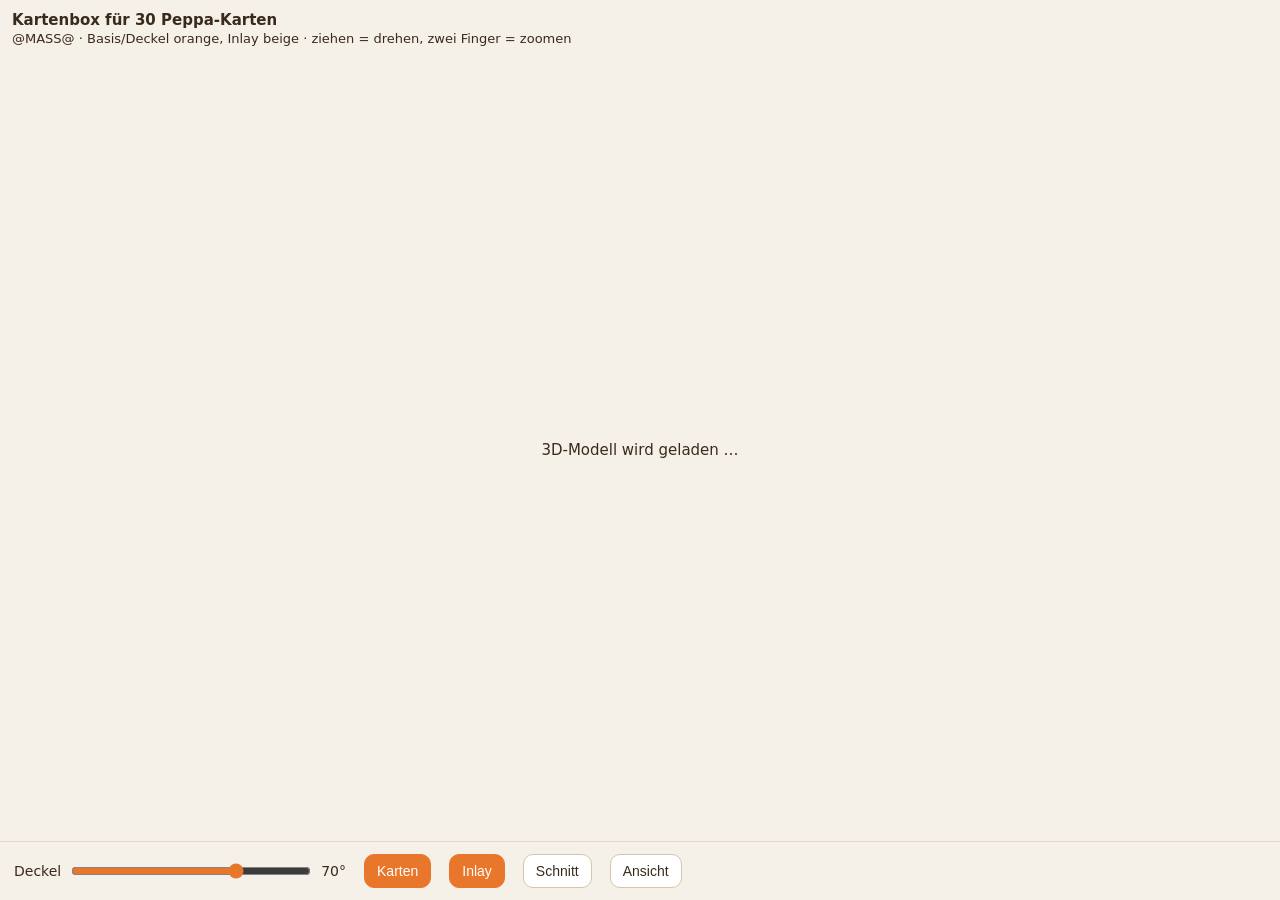
<file: kartenbox/viewer_template.html>
<!DOCTYPE html>
<html lang="de">
<head>
<meta charset="utf-8">
<meta name="viewport" content="width=device-width,initial-scale=1">
<title>Peppa Box Kartenbox 3D</title>
<style>
  html,body{margin:0;height:100%;background:#f5f0e8;font-family:system-ui,-apple-system,"Segoe UI",sans-serif;color:#3b2a1c;overflow:hidden}
  #c{position:fixed;inset:0;width:100%;height:100%;touch-action:none}
  #top{position:fixed;top:10px;left:12px;right:12px;font-size:13px;line-height:1.35;pointer-events:none}
  #top b{font-size:15px}
  #ui{position:fixed;left:0;right:0;bottom:0;padding:12px 14px calc(12px + env(safe-area-inset-bottom));background:rgba(245,240,232,.94);
      display:flex;flex-wrap:wrap;gap:10px 18px;align-items:center;font-size:14px;border-top:1px solid #e3d8c6}
  label{display:flex;gap:8px;align-items:center}
  input[type=range]{width:min(52vw,240px);accent-color:#e9772b}
  button{padding:8px 12px;border-radius:10px;border:1px solid #d6c4a8;background:#fff;color:#3b2a1c;font-size:14px}
  button.on{background:#e9772b;color:#fff;border-color:#e9772b}
  #load{position:fixed;inset:0;display:flex;align-items:center;justify-content:center;font-size:15px}
</style>
</head>
<body>
<canvas id="c"></canvas>
<div id="top"><b>Kartenbox für 30 Peppa-Karten</b><br>@MASS@ · Basis/Deckel orange, Inlay beige · ziehen = drehen, zwei Finger = zoomen</div>
<div id="load">3D-Modell wird geladen …</div>
<div id="ui">
  <label>Deckel <input id="a" type="range" min="0" max="@STOP@" value="70"> <span id="av">70°</span></label>
  <button id="bk" class="on">Karten</button>
  <button id="bi" class="on">Inlay</button>
  <button id="bs">Schnitt</button>
  <button id="bv">Ansicht</button>
</div>
<script type="importmap">{"imports":{"three":"https://unpkg.com/three@0.160.0/build/three.module.js","three/addons/":"https://unpkg.com/three@0.160.0/examples/jsm/"}}</script>
<script type="module">
import * as THREE from 'three';
import {OrbitControls} from 'three/addons/controls/OrbitControls.js';
import {GLTFLoader} from 'three/addons/loaders/GLTFLoader.js';
const YH=@YH@, ZH=@ZH@, H=@H@;
const cv=document.getElementById('c');
const R=new THREE.WebGLRenderer({canvas:cv,antialias:true});
R.setPixelRatio(Math.min(devicePixelRatio,2)); R.localClippingEnabled=true;
R.toneMapping=THREE.ACESFilmicToneMapping; R.toneMappingExposure=1.05;
const S=new THREE.Scene(); S.background=new THREE.Color(0xf5f0e8);
const cam=new THREE.PerspectiveCamera(32,1,1,5000);
const ctl=new OrbitControls(cam,cv); ctl.enableDamping=true;
const views=[[260,230,330],[-60,260,420],[420,90,0],[-300,220,-330]];
let vi=0; function setView(i){const v=views[i];cam.position.set(v[0],v[1],v[2]);ctl.target.set(0,55,0);ctl.update();}
setView(0);
S.add(new THREE.HemisphereLight(0xffffff,0xc8b39a,1.2));
const d1=new THREE.DirectionalLight(0xffffff,1.6); d1.position.set(250,420,300); S.add(d1);
const d2=new THREE.DirectionalLight(0xffffff,0.5); d2.position.set(-300,200,-250); S.add(d2);
const ground=new THREE.Mesh(new THREE.CircleGeometry(600,64),new THREE.MeshStandardMaterial({color:0xebe2d3,roughness:1}));
ground.rotation.x=-Math.PI/2; ground.position.y=-0.2; S.add(ground);
const clip=new THREE.Plane(new THREE.Vector3(1,0,0),40);
const pivot=new THREE.Group(); pivot.position.set(0,ZH,-YH); S.add(pivot);
const P={};
const bin=Uint8Array.from(atob("@GLB@"),c=>c.charCodeAt(0));
new GLTFLoader().parse(bin.buffer,'',g=>{
  const names=['basis','deckel','inlay','stift','lasche','karten'];
  g.scene.traverse(o=>{ if(o.isMesh){ let n=o.name; let p=o; while(p&&!names.includes(n)){p=p.parent;n=p?p.name:'';}
     const m=o.material; m.side=THREE.DoubleSide; m.clippingPlanes=[]; m.roughness=n==='karten'?0.7:0.55;
     o.userData.part=n; } });
  for(const n of names){ let f=null; g.scene.traverse(o=>{if(!f&&o.name===n)f=o}); if(f) P[n]=f; }
  const all=[]; g.scene.traverse(o=>{if(o.isMesh) all.push(o)});
  for(const o of all){ const n=o.userData.part; const wp=new THREE.Vector3(); o.getWorldPosition(wp);
     const q=new THREE.Quaternion(); o.getWorldQuaternion(q); const sc=new THREE.Vector3(); o.getWorldScale(sc);
     o.parent.remove(o); o.position.copy(wp); o.quaternion.copy(q); o.scale.copy(sc);
     if(n==='deckel'||n==='lasche'){ o.position.sub(pivot.position); pivot.add(o);} else S.add(o);
     (P['_'+n]=P['_'+n]||[]).push(o); }
  document.getElementById('load').remove(); setAngle(70);
},e=>{document.getElementById('load').textContent='Laden fehlgeschlagen: '+e;});
function setAngle(a){ pivot.rotation.x=-a*Math.PI/180; document.getElementById('av').textContent=a+'°'; }
document.getElementById('a').addEventListener('input',e=>setAngle(+e.target.value));
function tog(id,part){ const b=document.getElementById(id); b.addEventListener('click',()=>{b.classList.toggle('on');
  for(const o of (P['_'+part]||[])) o.visible=b.classList.contains('on');}); }
tog('bk','karten'); tog('bi','inlay');
document.getElementById('bs').addEventListener('click',e=>{const b=e.target; b.classList.toggle('on'); const on=b.classList.contains('on');
  S.traverse(o=>{ if(o.isMesh&&o!==ground) o.material.clippingPlanes=on?[clip]:[]; });
  if(on){cam.position.set(-430,90,0);ctl.target.set(0,60,0);ctl.update();} });
document.getElementById('bv').addEventListener('click',()=>{vi=(vi+1)%views.length;setView(vi);});
function size(){const w=innerWidth,h=innerHeight;R.setSize(w,h,false);cam.aspect=w/h;cam.updateProjectionMatrix();}
addEventListener('resize',size); size();
(function loop(){requestAnimationFrame(loop);ctl.update();R.render(S,cam);})();
</script>
</body>
</html>
</file>
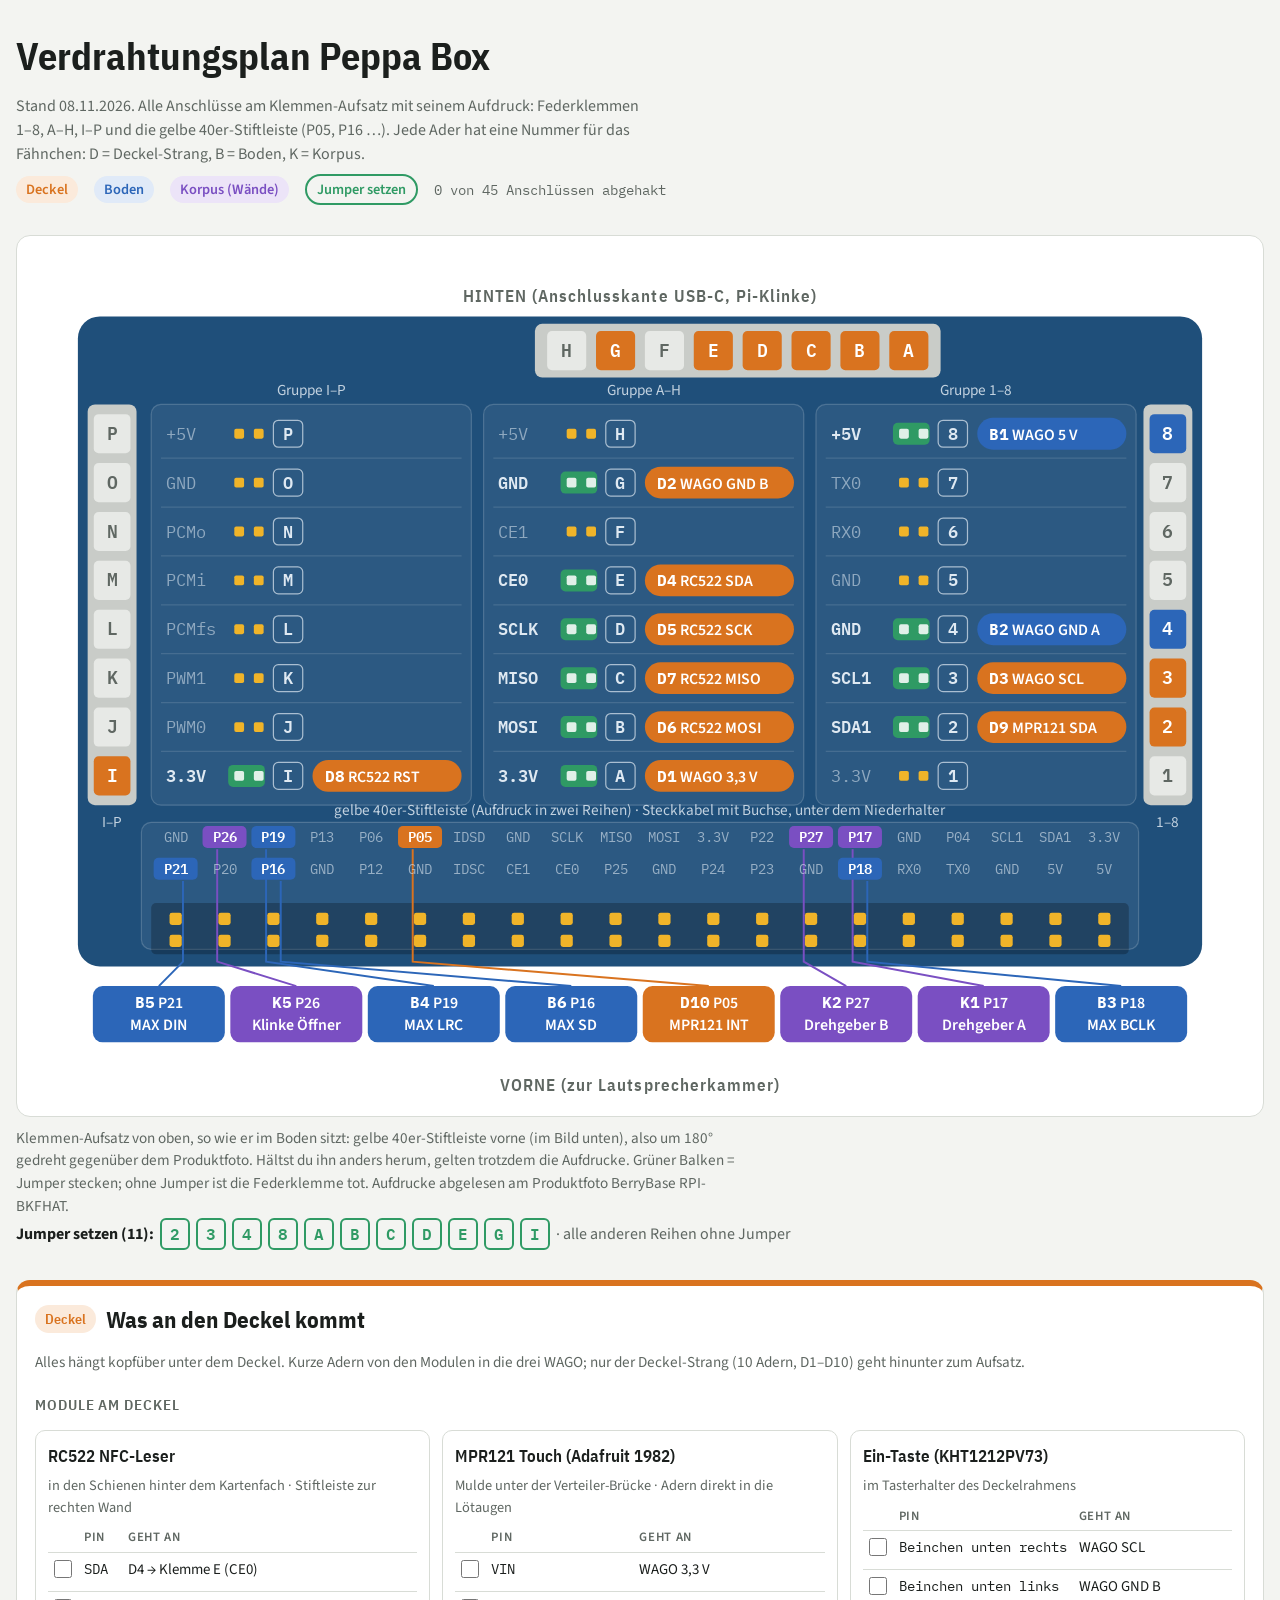
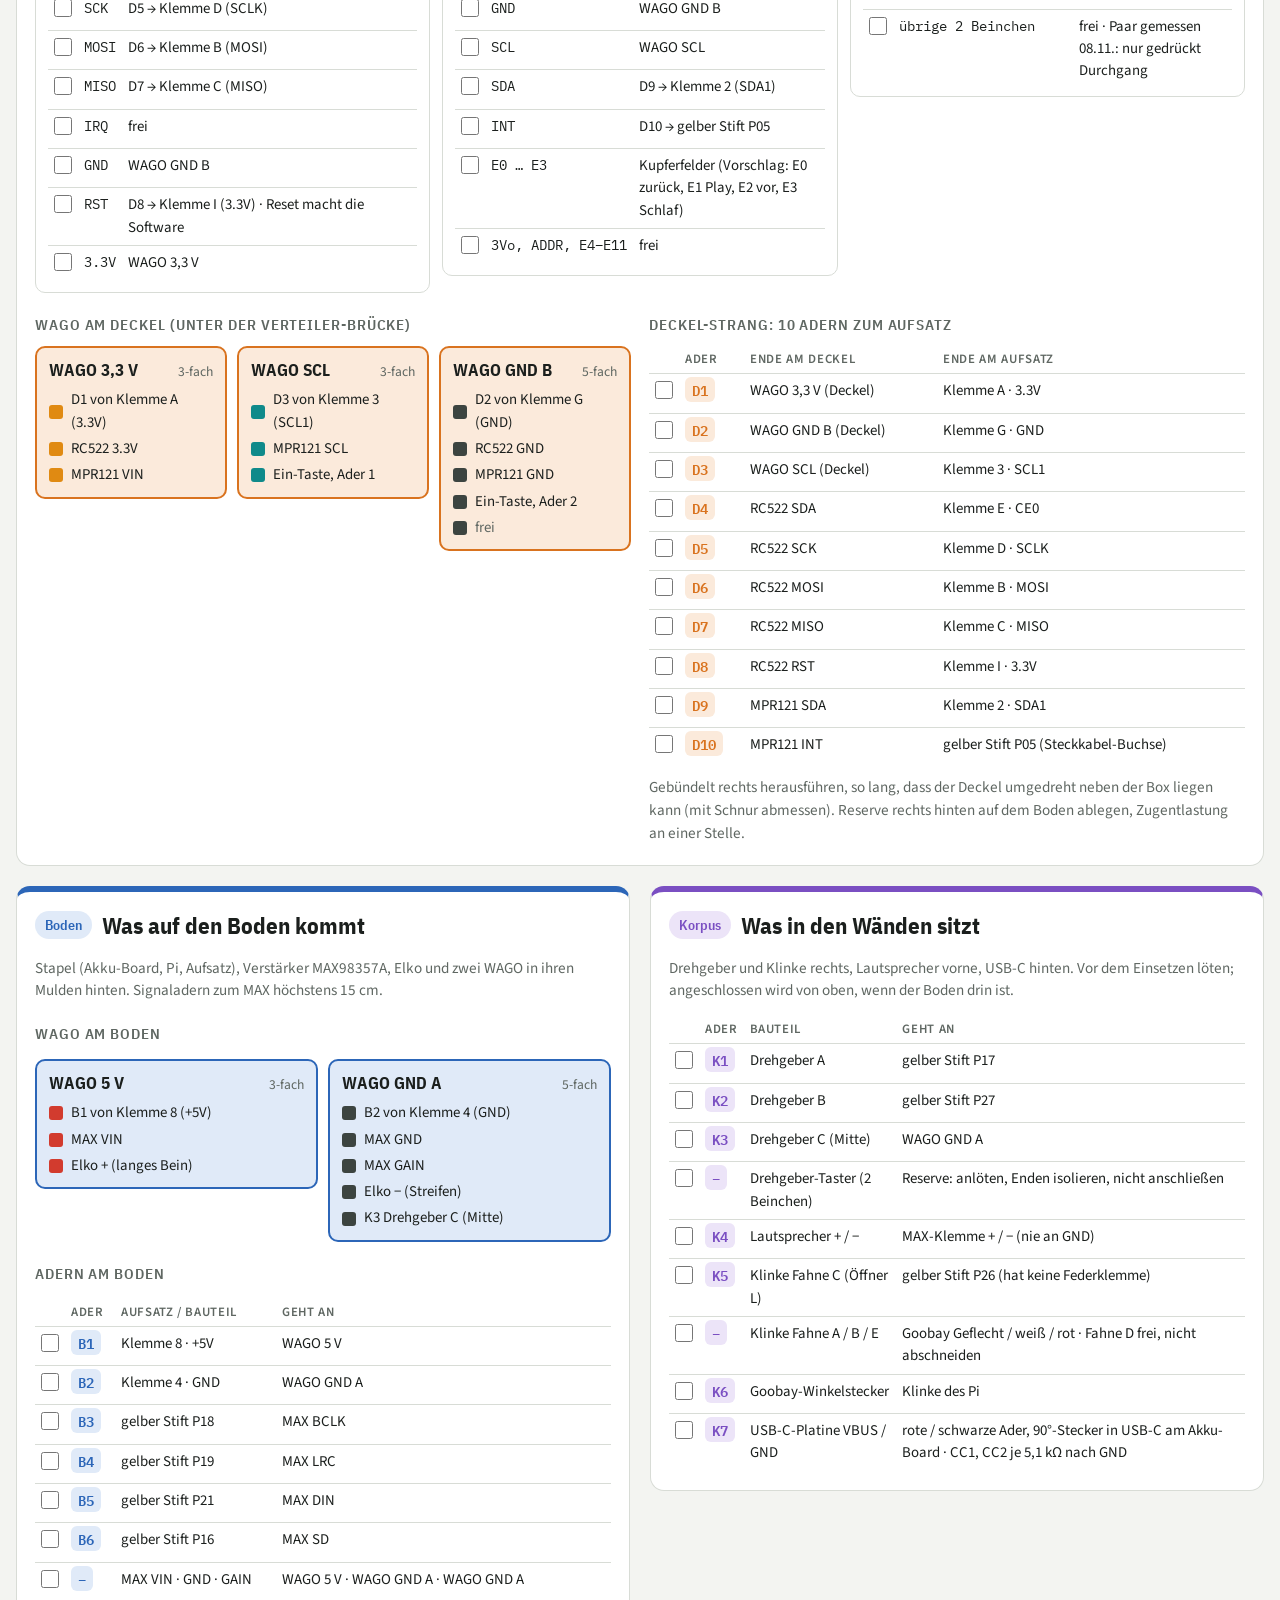
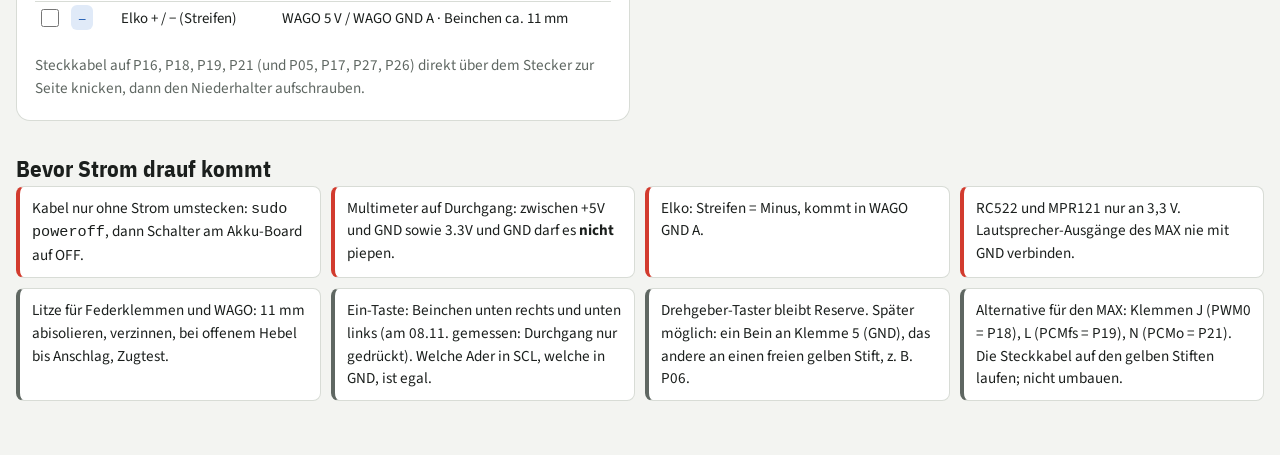
<file: plan/verdrahtungsplan.html>
<!DOCTYPE html><html lang="de"><head><meta charset="utf-8"><meta name="viewport" content="width=device-width, initial-scale=1"><title>Verdrahtungsplan Peppa Box</title><link rel="preconnect" href="https://fonts.googleapis.com"><link rel="stylesheet" href="https://fonts.googleapis.com/css2?family=IBM+Plex+Mono:wght@400;600;700&family=IBM+Plex+Sans+Condensed:wght@500;600;700&family=Source+Sans+3:wght@400;600&display=swap"><style>
/* Layout: Aufsatz-Bild oben (was kommt wohin), darunter drei Spalten Deckel / Boden / Korpus */
:root {
  --bg: #f3f4f1; --panel: #ffffff; --fg: #1b1f1d; --muted: #5f6762; --line: #d8dcd6;
  --pcb: #1f4f7a; --pcbtext: #dfe9f2; --bar: #c9ccc8; --cell: #e7e9e6;
  --deckel: #d9731f; --deckel-bg: #fbeadb; --boden: #2c66b8; --boden-bg: #e0eaf8; --korpus: #7a4fc2; --korpus-bg: #ece4f8;
  --jumper: #2f9a64; --yellow: #f0b429;
  --w5v: #d23b2e; --w33: #e08a12; --wgnd: #3c4440; --wscl: #0f8a8a;
  --f-display: "IBM Plex Sans Condensed", "Arial Narrow", sans-serif;
  --f-body: "Source Sans 3", "Segoe UI", system-ui, sans-serif;
  --f-mono: "IBM Plex Mono", ui-monospace, Menlo, monospace;
}
@media (prefers-color-scheme: dark) { :root:not([data-theme="light"]) {
  --bg: #121513; --panel: #1b1f1d; --fg: #e6ebe7; --muted: #9ba59f; --line: #2f3632;
  --pcb: #17364f; --pcbtext: #c9d9e6; --bar: #4a4f4c; --cell: #2a2f2c;
  --deckel: #f39a4c; --deckel-bg: #3a2717; --boden: #6f9ff0; --boden-bg: #1a2a42; --korpus: #b18cf0; --korpus-bg: #2c2240;
  --jumper: #4fcf8c; --yellow: #f0c050; --w5v: #ff6b5c; --w33: #ffb347; --wgnd: #b9c3bd; --wscl: #4fd0d0; color-scheme: dark } }
:root[data-theme="dark"] {
  --bg: #121513; --panel: #1b1f1d; --fg: #e6ebe7; --muted: #9ba59f; --line: #2f3632;
  --pcb: #17364f; --pcbtext: #c9d9e6; --bar: #4a4f4c; --cell: #2a2f2c;
  --deckel: #f39a4c; --deckel-bg: #3a2717; --boden: #6f9ff0; --boden-bg: #1a2a42; --korpus: #b18cf0; --korpus-bg: #2c2240;
  --jumper: #4fcf8c; --yellow: #f0c050; --w5v: #ff6b5c; --w33: #ffb347; --wgnd: #b9c3bd; --wscl: #4fd0d0; color-scheme: dark }
* { box-sizing: border-box }
html { background: var(--bg) }
body { background: var(--bg); color: var(--fg); font-family: var(--f-body); font-size: 16px; line-height: 1.5; margin: 0;
  padding: 28px max(16px, env(safe-area-inset-right, 0px)) 56px max(16px, env(safe-area-inset-left, 0px)) }
.wrap { max-width: 1320px; margin: 0 auto; display: grid; gap: 30px }
header { display: grid; gap: 8px }
h1 { font-family: var(--f-display); font-weight: 700; font-size: clamp(1.7rem, 3.2vw, 2.4rem); margin: 0; text-wrap: balance }
h2 { font-family: var(--f-display); font-weight: 700; font-size: 1.45rem; margin: 0; text-wrap: balance; display: flex; gap: 10px; align-items: center }
h3 { font-family: var(--f-display); font-weight: 600; font-size: .95rem; margin: 6px 0 0; color: var(--muted); letter-spacing: .06em; text-transform: uppercase }
h4 { font-family: var(--f-display); font-weight: 600; font-size: 1.08rem; margin: 0 }
p { margin: 0 }
.lead { color: var(--muted); max-width: 80ch }
.legend { display: flex; flex-wrap: wrap; gap: 8px 16px; align-items: center; font-size: .95rem }
.chip { display: inline-flex; align-items: center; gap: 6px; padding: 3px 10px; border-radius: 99px; font-weight: 600; font-size: .9rem }
.chip.deckel { background: var(--deckel-bg); color: var(--deckel) } .chip.boden { background: var(--boden-bg); color: var(--boden) }
.chip.korpus { background: var(--korpus-bg); color: var(--korpus) } .chip.jump { background: transparent; border: 2px solid var(--jumper); color: var(--jumper) }
.figwrap { background: var(--panel); border: 1px solid var(--line); border-radius: 14px; padding: 12px; overflow-x: auto }
.figwrap svg { display: block; width: 100%; min-width: 760px; height: auto }
figure { margin: 0; display: grid; gap: 10px }
figcaption { color: var(--muted); font-size: .95rem; max-width: 90ch }
.jlist { display: flex; flex-wrap: wrap; gap: 6px; align-items: center }
.jl { font-family: var(--f-mono); font-weight: 600; min-width: 30px; text-align: center; padding: 2px 6px; border-radius: 6px; border: 2px solid var(--jumper); color: var(--jumper) }
.zones { display: grid; grid-template-columns: repeat(auto-fit, minmax(min(440px, 100%), 1fr)); gap: 20px; align-items: start }
.zone { display: grid; gap: 14px; background: var(--panel); border: 1px solid var(--line); border-top: 6px solid; border-radius: 14px; padding: 16px 18px 20px; min-width: 0 }
.zone.deckel { border-top-color: var(--deckel) } .zone.boden { border-top-color: var(--boden) } .zone.korpus { border-top-color: var(--korpus) }
.zone > p { color: var(--muted); font-size: .95rem }
.zone.deckel { grid-column: 1 / -1 }
.mods { display: grid; grid-template-columns: repeat(auto-fit, minmax(min(300px, 100%), 1fr)); gap: 12px; align-items: start }
.two { display: grid; grid-template-columns: repeat(auto-fit, minmax(min(340px, 100%), 1fr)); gap: 18px; align-items: start }
.col { display: grid; gap: 10px; min-width: 0 }
.col p { font-size: .95rem }
.card { display: grid; gap: 6px; border: 1px solid var(--line); border-radius: 10px; padding: 12px 12px 8px }
.where { color: var(--muted); font-size: .9rem }
.wagos { display: grid; grid-template-columns: repeat(auto-fit, minmax(170px, 1fr)); gap: 10px; align-items: start }
.wago { border-radius: 10px; padding: 10px 12px; display: grid; gap: 6px; border: 2px solid }
.wago.deckel { border-color: var(--deckel); background: var(--deckel-bg) } .wago.boden { border-color: var(--boden); background: var(--boden-bg) }
.whead { display: flex; flex-wrap: wrap; justify-content: space-between; gap: 8px; align-items: baseline }
.whead b { font-family: var(--f-display); font-size: 1.05rem } .whead span { color: var(--muted); font-size: .85rem }
.levers { list-style: none; margin: 0; padding: 0; display: grid; gap: 4px; font-size: .93rem }
.levers li { display: flex; gap: 8px; align-items: center }
.lever { flex: none; width: 14px; height: 14px; border-radius: 3px }
.lever.w5v { background: var(--w5v) } .lever.w33 { background: var(--w33) } .lever.wgnd { background: var(--wgnd) } .lever.wscl { background: var(--wscl) }
.muted { color: var(--muted) }
.tw { overflow-x: auto }
table.t { width: 100%; border-collapse: collapse; font-size: .93rem }
.t th { text-align: left; font-weight: 600; color: var(--muted); font-size: .8rem; text-transform: uppercase; letter-spacing: .05em; padding: 4px 6px; border-bottom: 1px solid var(--line) }
.t td { padding: 6px; border-bottom: 1px solid var(--line); vertical-align: top }
.t tr:last-child td { border-bottom: 0 }
.t td:first-child { width: 26px }
.mono { font-family: var(--f-mono); font-size: .88rem; white-space: nowrap }
.id { font-family: var(--f-mono); font-weight: 600; font-size: .85rem; padding: 1px 7px; border-radius: 6px; white-space: nowrap }
.id.deckel { background: var(--deckel-bg); color: var(--deckel) } .id.boden { background: var(--boden-bg); color: var(--boden) } .id.korpus { background: var(--korpus-bg); color: var(--korpus) }
input[type=checkbox] { width: 18px; height: 18px; accent-color: var(--jumper); margin: 1px 0 0 }
input[type=checkbox]:focus-visible { outline: 2px solid var(--boden); outline-offset: 2px }
tr:has(input:checked) td:not(:first-child) { color: var(--muted); text-decoration: line-through; text-decoration-color: var(--muted) }
.notes { display: grid; grid-template-columns: repeat(auto-fit, minmax(min(300px, 100%), 1fr)); gap: 10px; padding: 0; margin: 0; list-style: none }
.notes li { background: var(--panel); border: 1px solid var(--line); border-left: 4px solid var(--muted); border-radius: 8px; padding: 10px 12px; font-size: .95rem }
.notes li.warn { border-left-color: var(--w5v) }
.progress { font-family: var(--f-mono); font-size: .9rem; color: var(--muted) }
/* SVG */
svg text { font-family: var(--f-body) }
svg .pcb { fill: var(--pcb) }
svg .cap { fill: var(--muted); font-family: var(--f-display); font-weight: 600; font-size: 14px; letter-spacing: .06em }
svg .small { fill: var(--pcbtext); font-size: 12.5px; opacity: .85 }
svg .bar { fill: var(--bar) }
svg .tcell { fill: var(--cell) }
svg .tcell.deckel { fill: var(--deckel) } svg .tcell.boden { fill: var(--boden) } svg .tcell.korpus { fill: var(--korpus) }
svg .tkey { font-family: var(--f-mono); font-size: 15px; font-weight: 600; fill: var(--muted) }
svg .tkey.on { fill: #fff }
svg .panel { fill: rgba(255,255,255,.06); stroke: rgba(255,255,255,.18) }
svg .sep { stroke: rgba(255,255,255,.12) }
svg .print { font-family: var(--f-mono); font-size: 14px; fill: var(--pcbtext); opacity: .55 }
svg .print.on { opacity: 1; font-weight: 600 }
svg .pin { fill: var(--yellow) } svg .pin.covered { fill: #fff; opacity: .85 }
svg .jumper { fill: var(--jumper) }
svg .keybox { fill: none; stroke: var(--pcbtext); opacity: .7 }
svg .key { font-family: var(--f-mono); font-size: 14px; font-weight: 600; fill: var(--pcbtext) }
svg .tag.deckel { fill: var(--deckel) } svg .tag.boden { fill: var(--boden) } svg .tag.korpus { fill: var(--korpus) }
svg .tagt { fill: #fff; font-size: 13px; font-weight: 600 }
svg .tagid { font-family: var(--f-mono); font-weight: 700 }
svg .header { fill: rgba(0,0,0,.25) }
svg .ypin { fill: var(--yellow) }
svg .lab { font-family: var(--f-mono); font-size: 11.5px; fill: var(--pcbtext); opacity: .6 }
svg .lab.on { fill: #fff; opacity: 1; font-weight: 600 }
svg .lcell.deckel { fill: var(--deckel) } svg .lcell.boden { fill: var(--boden) } svg .lcell.korpus { fill: var(--korpus) }
svg .lead { fill: none; stroke-width: 1.6 }
svg .lead.deckel { stroke: var(--deckel) } svg .lead.boden { stroke: var(--boden) } svg .lead.korpus { stroke: var(--korpus) }
svg .hatch { stroke: rgba(255,255,255,.2) }
</style></head><body><div class="wrap"><header><h1>Verdrahtungsplan Peppa Box</h1><p class="lead">Stand 08.11.2026. Alle Anschlüsse am Klemmen-Aufsatz mit seinem Aufdruck: Federklemmen 1–8, A–H, I–P und die gelbe 40er-Stiftleiste (P05, P16 …). Jede Ader hat eine Nummer für das Fähnchen: D = Deckel-Strang, B = Boden, K = Korpus.</p><div class="legend"><span class="chip deckel">Deckel</span><span class="chip boden">Boden</span><span class="chip korpus">Korpus (Wände)</span><span class="chip jump">Jumper setzen</span><span class="progress" id="prog"></span></div></header><section><figure><div class="figwrap"><svg viewBox="0 0 1000 700" role="img" aria-label="Klemmen-Aufsatz von oben, 40er-Stiftleiste vorne: benutzte Federklemmen und gelbe Stifte farbig nach Baugruppe, mit Adernummer und Ziel"><defs><pattern id="hatch" width="6" height="6" patternUnits="userSpaceOnUse" patternTransform="rotate(45)"><line x1="0" y1="0" x2="0" y2="6" class="hatch"/></pattern></defs><rect x="40" y="56" width="920" height="532" rx="18" class="pcb"/><text x="500" y="44" class="cap" text-anchor="middle">HINTEN (Anschlusskante USB-C, Pi-Klinke)</text><text x="500" y="690" class="cap" text-anchor="middle">VORNE (zur Lautsprecherkammer)</text><rect x="48" y="128" width="40" height="328" rx="6" class="bar"/><rect x="53" y="136" width="30" height="32" rx="4" class="tcell"/><text x="68" y="157.0" text-anchor="middle" class="tkey">P</text><rect x="53" y="176" width="30" height="32" rx="4" class="tcell"/><text x="68" y="197.0" text-anchor="middle" class="tkey">O</text><rect x="53" y="216" width="30" height="32" rx="4" class="tcell"/><text x="68" y="237.0" text-anchor="middle" class="tkey">N</text><rect x="53" y="256" width="30" height="32" rx="4" class="tcell"/><text x="68" y="277.0" text-anchor="middle" class="tkey">M</text><rect x="53" y="296" width="30" height="32" rx="4" class="tcell"/><text x="68" y="317.0" text-anchor="middle" class="tkey">L</text><rect x="53" y="336" width="30" height="32" rx="4" class="tcell"/><text x="68" y="357.0" text-anchor="middle" class="tkey">K</text><rect x="53" y="376" width="30" height="32" rx="4" class="tcell"/><text x="68" y="397.0" text-anchor="middle" class="tkey">J</text><rect x="53" y="416" width="30" height="32" rx="4" class="tcell deckel"/><text x="68" y="437.0" text-anchor="middle" class="tkey on">I</text><rect x="912" y="128" width="40" height="328" rx="6" class="bar"/><rect x="917" y="136" width="30" height="32" rx="4" class="tcell boden"/><text x="932" y="157.0" text-anchor="middle" class="tkey on">8</text><rect x="917" y="176" width="30" height="32" rx="4" class="tcell"/><text x="932" y="197.0" text-anchor="middle" class="tkey">7</text><rect x="917" y="216" width="30" height="32" rx="4" class="tcell"/><text x="932" y="237.0" text-anchor="middle" class="tkey">6</text><rect x="917" y="256" width="30" height="32" rx="4" class="tcell"/><text x="932" y="277.0" text-anchor="middle" class="tkey">5</text><rect x="917" y="296" width="30" height="32" rx="4" class="tcell boden"/><text x="932" y="317.0" text-anchor="middle" class="tkey on">4</text><rect x="917" y="336" width="30" height="32" rx="4" class="tcell deckel"/><text x="932" y="357.0" text-anchor="middle" class="tkey on">3</text><rect x="917" y="376" width="30" height="32" rx="4" class="tcell deckel"/><text x="932" y="397.0" text-anchor="middle" class="tkey on">2</text><rect x="917" y="416" width="30" height="32" rx="4" class="tcell"/><text x="932" y="437.0" text-anchor="middle" class="tkey">1</text><rect x="414" y="62" width="332" height="44" rx="6" class="bar"/><rect x="424" y="68" width="32" height="32" rx="4" class="tcell"/><text x="440.0" y="89" text-anchor="middle" class="tkey">H</text><rect x="464" y="68" width="32" height="32" rx="4" class="tcell deckel"/><text x="480.0" y="89" text-anchor="middle" class="tkey on">G</text><rect x="504" y="68" width="32" height="32" rx="4" class="tcell"/><text x="520.0" y="89" text-anchor="middle" class="tkey">F</text><rect x="544" y="68" width="32" height="32" rx="4" class="tcell deckel"/><text x="560.0" y="89" text-anchor="middle" class="tkey on">E</text><rect x="584" y="68" width="32" height="32" rx="4" class="tcell deckel"/><text x="600.0" y="89" text-anchor="middle" class="tkey on">D</text><rect x="624" y="68" width="32" height="32" rx="4" class="tcell deckel"/><text x="640.0" y="89" text-anchor="middle" class="tkey on">C</text><rect x="664" y="68" width="32" height="32" rx="4" class="tcell deckel"/><text x="680.0" y="89" text-anchor="middle" class="tkey on">B</text><rect x="704" y="68" width="32" height="32" rx="4" class="tcell deckel"/><text x="720.0" y="89" text-anchor="middle" class="tkey on">A</text><text x="68" y="474" text-anchor="middle" class="small">I–P</text><text x="932" y="474" text-anchor="middle" class="small">1–8</text><rect x="100" y="128" width="262" height="328" rx="8" class="panel"/><text x="112" y="157.0" class="print">+5V</text><rect x="168" y="148" width="8" height="8" rx="1.5" class="pin"/><rect x="184" y="148" width="8" height="8" rx="1.5" class="pin"/><rect x="200" y="141" width="24" height="22" rx="4" class="keybox"/><text x="212" y="157.0" text-anchor="middle" class="key">P</text><line x1="108" y1="172" x2="354" y2="172" class="sep"/><text x="112" y="197.0" class="print">GND</text><rect x="168" y="188" width="8" height="8" rx="1.5" class="pin"/><rect x="184" y="188" width="8" height="8" rx="1.5" class="pin"/><rect x="200" y="181" width="24" height="22" rx="4" class="keybox"/><text x="212" y="197.0" text-anchor="middle" class="key">O</text><line x1="108" y1="212" x2="354" y2="212" class="sep"/><text x="112" y="237.0" class="print">PCMo</text><rect x="168" y="228" width="8" height="8" rx="1.5" class="pin"/><rect x="184" y="228" width="8" height="8" rx="1.5" class="pin"/><rect x="200" y="221" width="24" height="22" rx="4" class="keybox"/><text x="212" y="237.0" text-anchor="middle" class="key">N</text><line x1="108" y1="252" x2="354" y2="252" class="sep"/><text x="112" y="277.0" class="print">PCMi</text><rect x="168" y="268" width="8" height="8" rx="1.5" class="pin"/><rect x="184" y="268" width="8" height="8" rx="1.5" class="pin"/><rect x="200" y="261" width="24" height="22" rx="4" class="keybox"/><text x="212" y="277.0" text-anchor="middle" class="key">M</text><line x1="108" y1="292" x2="354" y2="292" class="sep"/><text x="112" y="317.0" class="print">PCMfs</text><rect x="168" y="308" width="8" height="8" rx="1.5" class="pin"/><rect x="184" y="308" width="8" height="8" rx="1.5" class="pin"/><rect x="200" y="301" width="24" height="22" rx="4" class="keybox"/><text x="212" y="317.0" text-anchor="middle" class="key">L</text><line x1="108" y1="332" x2="354" y2="332" class="sep"/><text x="112" y="357.0" class="print">PWM1</text><rect x="168" y="348" width="8" height="8" rx="1.5" class="pin"/><rect x="184" y="348" width="8" height="8" rx="1.5" class="pin"/><rect x="200" y="341" width="24" height="22" rx="4" class="keybox"/><text x="212" y="357.0" text-anchor="middle" class="key">K</text><line x1="108" y1="372" x2="354" y2="372" class="sep"/><text x="112" y="397.0" class="print">PWM0</text><rect x="168" y="388" width="8" height="8" rx="1.5" class="pin"/><rect x="184" y="388" width="8" height="8" rx="1.5" class="pin"/><rect x="200" y="381" width="24" height="22" rx="4" class="keybox"/><text x="212" y="397.0" text-anchor="middle" class="key">J</text><line x1="108" y1="412" x2="354" y2="412" class="sep"/><text x="112" y="437.0" class="print on">3.3V</text><rect x="163" y="423" width="30" height="18" rx="4" class="jumper"/><rect x="168" y="428" width="8" height="8" rx="1.5" class="pin covered"/><rect x="184" y="428" width="8" height="8" rx="1.5" class="pin covered"/><rect x="200" y="421" width="24" height="22" rx="4" class="keybox"/><text x="212" y="437.0" text-anchor="middle" class="key">I</text><rect x="232" y="419" width="122" height="26" rx="13" class="tag deckel"/><text x="242" y="437.0" class="tagt"><tspan class="tagid">D8</tspan> RC522 RST</text><text x="231.0" y="120" text-anchor="middle" class="small">Gruppe I–P</text><rect x="372" y="128" width="262" height="328" rx="8" class="panel"/><text x="384" y="157.0" class="print">+5V</text><rect x="440" y="148" width="8" height="8" rx="1.5" class="pin"/><rect x="456" y="148" width="8" height="8" rx="1.5" class="pin"/><rect x="472" y="141" width="24" height="22" rx="4" class="keybox"/><text x="484" y="157.0" text-anchor="middle" class="key">H</text><line x1="380" y1="172" x2="626" y2="172" class="sep"/><text x="384" y="197.0" class="print on">GND</text><rect x="435" y="183" width="30" height="18" rx="4" class="jumper"/><rect x="440" y="188" width="8" height="8" rx="1.5" class="pin covered"/><rect x="456" y="188" width="8" height="8" rx="1.5" class="pin covered"/><rect x="472" y="181" width="24" height="22" rx="4" class="keybox"/><text x="484" y="197.0" text-anchor="middle" class="key">G</text><rect x="504" y="179" width="122" height="26" rx="13" class="tag deckel"/><text x="514" y="197.0" class="tagt"><tspan class="tagid">D2</tspan> WAGO GND B</text><line x1="380" y1="212" x2="626" y2="212" class="sep"/><text x="384" y="237.0" class="print">CE1</text><rect x="440" y="228" width="8" height="8" rx="1.5" class="pin"/><rect x="456" y="228" width="8" height="8" rx="1.5" class="pin"/><rect x="472" y="221" width="24" height="22" rx="4" class="keybox"/><text x="484" y="237.0" text-anchor="middle" class="key">F</text><line x1="380" y1="252" x2="626" y2="252" class="sep"/><text x="384" y="277.0" class="print on">CE0</text><rect x="435" y="263" width="30" height="18" rx="4" class="jumper"/><rect x="440" y="268" width="8" height="8" rx="1.5" class="pin covered"/><rect x="456" y="268" width="8" height="8" rx="1.5" class="pin covered"/><rect x="472" y="261" width="24" height="22" rx="4" class="keybox"/><text x="484" y="277.0" text-anchor="middle" class="key">E</text><rect x="504" y="259" width="122" height="26" rx="13" class="tag deckel"/><text x="514" y="277.0" class="tagt"><tspan class="tagid">D4</tspan> RC522 SDA</text><line x1="380" y1="292" x2="626" y2="292" class="sep"/><text x="384" y="317.0" class="print on">SCLK</text><rect x="435" y="303" width="30" height="18" rx="4" class="jumper"/><rect x="440" y="308" width="8" height="8" rx="1.5" class="pin covered"/><rect x="456" y="308" width="8" height="8" rx="1.5" class="pin covered"/><rect x="472" y="301" width="24" height="22" rx="4" class="keybox"/><text x="484" y="317.0" text-anchor="middle" class="key">D</text><rect x="504" y="299" width="122" height="26" rx="13" class="tag deckel"/><text x="514" y="317.0" class="tagt"><tspan class="tagid">D5</tspan> RC522 SCK</text><line x1="380" y1="332" x2="626" y2="332" class="sep"/><text x="384" y="357.0" class="print on">MISO</text><rect x="435" y="343" width="30" height="18" rx="4" class="jumper"/><rect x="440" y="348" width="8" height="8" rx="1.5" class="pin covered"/><rect x="456" y="348" width="8" height="8" rx="1.5" class="pin covered"/><rect x="472" y="341" width="24" height="22" rx="4" class="keybox"/><text x="484" y="357.0" text-anchor="middle" class="key">C</text><rect x="504" y="339" width="122" height="26" rx="13" class="tag deckel"/><text x="514" y="357.0" class="tagt"><tspan class="tagid">D7</tspan> RC522 MISO</text><line x1="380" y1="372" x2="626" y2="372" class="sep"/><text x="384" y="397.0" class="print on">MOSI</text><rect x="435" y="383" width="30" height="18" rx="4" class="jumper"/><rect x="440" y="388" width="8" height="8" rx="1.5" class="pin covered"/><rect x="456" y="388" width="8" height="8" rx="1.5" class="pin covered"/><rect x="472" y="381" width="24" height="22" rx="4" class="keybox"/><text x="484" y="397.0" text-anchor="middle" class="key">B</text><rect x="504" y="379" width="122" height="26" rx="13" class="tag deckel"/><text x="514" y="397.0" class="tagt"><tspan class="tagid">D6</tspan> RC522 MOSI</text><line x1="380" y1="412" x2="626" y2="412" class="sep"/><text x="384" y="437.0" class="print on">3.3V</text><rect x="435" y="423" width="30" height="18" rx="4" class="jumper"/><rect x="440" y="428" width="8" height="8" rx="1.5" class="pin covered"/><rect x="456" y="428" width="8" height="8" rx="1.5" class="pin covered"/><rect x="472" y="421" width="24" height="22" rx="4" class="keybox"/><text x="484" y="437.0" text-anchor="middle" class="key">A</text><rect x="504" y="419" width="122" height="26" rx="13" class="tag deckel"/><text x="514" y="437.0" class="tagt"><tspan class="tagid">D1</tspan> WAGO 3,3 V</text><text x="503.0" y="120" text-anchor="middle" class="small">Gruppe A–H</text><rect x="644" y="128" width="262" height="328" rx="8" class="panel"/><text x="656" y="157.0" class="print on">+5V</text><rect x="707" y="143" width="30" height="18" rx="4" class="jumper"/><rect x="712" y="148" width="8" height="8" rx="1.5" class="pin covered"/><rect x="728" y="148" width="8" height="8" rx="1.5" class="pin covered"/><rect x="744" y="141" width="24" height="22" rx="4" class="keybox"/><text x="756" y="157.0" text-anchor="middle" class="key">8</text><rect x="776" y="139" width="122" height="26" rx="13" class="tag boden"/><text x="786" y="157.0" class="tagt"><tspan class="tagid">B1</tspan> WAGO 5 V</text><line x1="652" y1="172" x2="898" y2="172" class="sep"/><text x="656" y="197.0" class="print">TX0</text><rect x="712" y="188" width="8" height="8" rx="1.5" class="pin"/><rect x="728" y="188" width="8" height="8" rx="1.5" class="pin"/><rect x="744" y="181" width="24" height="22" rx="4" class="keybox"/><text x="756" y="197.0" text-anchor="middle" class="key">7</text><line x1="652" y1="212" x2="898" y2="212" class="sep"/><text x="656" y="237.0" class="print">RX0</text><rect x="712" y="228" width="8" height="8" rx="1.5" class="pin"/><rect x="728" y="228" width="8" height="8" rx="1.5" class="pin"/><rect x="744" y="221" width="24" height="22" rx="4" class="keybox"/><text x="756" y="237.0" text-anchor="middle" class="key">6</text><line x1="652" y1="252" x2="898" y2="252" class="sep"/><text x="656" y="277.0" class="print">GND</text><rect x="712" y="268" width="8" height="8" rx="1.5" class="pin"/><rect x="728" y="268" width="8" height="8" rx="1.5" class="pin"/><rect x="744" y="261" width="24" height="22" rx="4" class="keybox"/><text x="756" y="277.0" text-anchor="middle" class="key">5</text><line x1="652" y1="292" x2="898" y2="292" class="sep"/><text x="656" y="317.0" class="print on">GND</text><rect x="707" y="303" width="30" height="18" rx="4" class="jumper"/><rect x="712" y="308" width="8" height="8" rx="1.5" class="pin covered"/><rect x="728" y="308" width="8" height="8" rx="1.5" class="pin covered"/><rect x="744" y="301" width="24" height="22" rx="4" class="keybox"/><text x="756" y="317.0" text-anchor="middle" class="key">4</text><rect x="776" y="299" width="122" height="26" rx="13" class="tag boden"/><text x="786" y="317.0" class="tagt"><tspan class="tagid">B2</tspan> WAGO GND A</text><line x1="652" y1="332" x2="898" y2="332" class="sep"/><text x="656" y="357.0" class="print on">SCL1</text><rect x="707" y="343" width="30" height="18" rx="4" class="jumper"/><rect x="712" y="348" width="8" height="8" rx="1.5" class="pin covered"/><rect x="728" y="348" width="8" height="8" rx="1.5" class="pin covered"/><rect x="744" y="341" width="24" height="22" rx="4" class="keybox"/><text x="756" y="357.0" text-anchor="middle" class="key">3</text><rect x="776" y="339" width="122" height="26" rx="13" class="tag deckel"/><text x="786" y="357.0" class="tagt"><tspan class="tagid">D3</tspan> WAGO SCL</text><line x1="652" y1="372" x2="898" y2="372" class="sep"/><text x="656" y="397.0" class="print on">SDA1</text><rect x="707" y="383" width="30" height="18" rx="4" class="jumper"/><rect x="712" y="388" width="8" height="8" rx="1.5" class="pin covered"/><rect x="728" y="388" width="8" height="8" rx="1.5" class="pin covered"/><rect x="744" y="381" width="24" height="22" rx="4" class="keybox"/><text x="756" y="397.0" text-anchor="middle" class="key">2</text><rect x="776" y="379" width="122" height="26" rx="13" class="tag deckel"/><text x="786" y="397.0" class="tagt"><tspan class="tagid">D9</tspan> MPR121 SDA</text><line x1="652" y1="412" x2="898" y2="412" class="sep"/><text x="656" y="437.0" class="print">3.3V</text><rect x="712" y="428" width="8" height="8" rx="1.5" class="pin"/><rect x="728" y="428" width="8" height="8" rx="1.5" class="pin"/><rect x="744" y="421" width="24" height="22" rx="4" class="keybox"/><text x="756" y="437.0" text-anchor="middle" class="key">1</text><text x="775.0" y="120" text-anchor="middle" class="small">Gruppe 1–8</text><rect x="92" y="470" width="816" height="104" rx="8" class="panel"/><rect x="100" y="536" width="800" height="42" rx="4" class="header"/><polyline points="126.0,518 126.0,584 106.25,604" class="lead boden"/><polyline points="154.0,492 154.0,584 218.75,604" class="lead korpus"/><polyline points="194.0,492 194.0,584 331.25,604" class="lead boden"/><polyline points="206.0,518 206.0,584 443.75,604" class="lead boden"/><polyline points="314.0,492 314.0,584 556.25,604" class="lead deckel"/><polyline points="634.0,492 634.0,584 668.75,604" class="lead korpus"/><polyline points="674.0,492 674.0,584 781.25,604" class="lead korpus"/><polyline points="686.0,518 686.0,584 893.75,604" class="lead boden"/><text x="120.0" y="486" text-anchor="middle" class="lab">GND</text><rect x="102" y="499" width="36" height="18" rx="4" class="lcell boden"/><text x="120.0" y="512" text-anchor="middle" class="lab on">P21</text><rect x="115" y="544" width="10" height="10" rx="2" class="ypin"/><rect x="115" y="562" width="10" height="10" rx="2" class="ypin"/><rect x="142" y="473" width="36" height="18" rx="4" class="lcell korpus"/><text x="160.0" y="486" text-anchor="middle" class="lab on">P26</text><text x="160.0" y="512" text-anchor="middle" class="lab">P20</text><rect x="155" y="544" width="10" height="10" rx="2" class="ypin"/><rect x="155" y="562" width="10" height="10" rx="2" class="ypin"/><rect x="182" y="473" width="36" height="18" rx="4" class="lcell boden"/><text x="200.0" y="486" text-anchor="middle" class="lab on">P19</text><rect x="182" y="499" width="36" height="18" rx="4" class="lcell boden"/><text x="200.0" y="512" text-anchor="middle" class="lab on">P16</text><rect x="195" y="544" width="10" height="10" rx="2" class="ypin"/><rect x="195" y="562" width="10" height="10" rx="2" class="ypin"/><text x="240.0" y="486" text-anchor="middle" class="lab">P13</text><text x="240.0" y="512" text-anchor="middle" class="lab">GND</text><rect x="235" y="544" width="10" height="10" rx="2" class="ypin"/><rect x="235" y="562" width="10" height="10" rx="2" class="ypin"/><text x="280.0" y="486" text-anchor="middle" class="lab">P06</text><text x="280.0" y="512" text-anchor="middle" class="lab">P12</text><rect x="275" y="544" width="10" height="10" rx="2" class="ypin"/><rect x="275" y="562" width="10" height="10" rx="2" class="ypin"/><rect x="302" y="473" width="36" height="18" rx="4" class="lcell deckel"/><text x="320.0" y="486" text-anchor="middle" class="lab on">P05</text><text x="320.0" y="512" text-anchor="middle" class="lab">GND</text><rect x="315" y="544" width="10" height="10" rx="2" class="ypin"/><rect x="315" y="562" width="10" height="10" rx="2" class="ypin"/><text x="360.0" y="486" text-anchor="middle" class="lab">IDSD</text><text x="360.0" y="512" text-anchor="middle" class="lab">IDSC</text><rect x="355" y="544" width="10" height="10" rx="2" class="ypin"/><rect x="355" y="562" width="10" height="10" rx="2" class="ypin"/><text x="400.0" y="486" text-anchor="middle" class="lab">GND</text><text x="400.0" y="512" text-anchor="middle" class="lab">CE1</text><rect x="395" y="544" width="10" height="10" rx="2" class="ypin"/><rect x="395" y="562" width="10" height="10" rx="2" class="ypin"/><text x="440.0" y="486" text-anchor="middle" class="lab">SCLK</text><text x="440.0" y="512" text-anchor="middle" class="lab">CE0</text><rect x="435" y="544" width="10" height="10" rx="2" class="ypin"/><rect x="435" y="562" width="10" height="10" rx="2" class="ypin"/><text x="480.0" y="486" text-anchor="middle" class="lab">MISO</text><text x="480.0" y="512" text-anchor="middle" class="lab">P25</text><rect x="475" y="544" width="10" height="10" rx="2" class="ypin"/><rect x="475" y="562" width="10" height="10" rx="2" class="ypin"/><text x="520.0" y="486" text-anchor="middle" class="lab">MOSI</text><text x="520.0" y="512" text-anchor="middle" class="lab">GND</text><rect x="515" y="544" width="10" height="10" rx="2" class="ypin"/><rect x="515" y="562" width="10" height="10" rx="2" class="ypin"/><text x="560.0" y="486" text-anchor="middle" class="lab">3.3V</text><text x="560.0" y="512" text-anchor="middle" class="lab">P24</text><rect x="555" y="544" width="10" height="10" rx="2" class="ypin"/><rect x="555" y="562" width="10" height="10" rx="2" class="ypin"/><text x="600.0" y="486" text-anchor="middle" class="lab">P22</text><text x="600.0" y="512" text-anchor="middle" class="lab">P23</text><rect x="595" y="544" width="10" height="10" rx="2" class="ypin"/><rect x="595" y="562" width="10" height="10" rx="2" class="ypin"/><rect x="622" y="473" width="36" height="18" rx="4" class="lcell korpus"/><text x="640.0" y="486" text-anchor="middle" class="lab on">P27</text><text x="640.0" y="512" text-anchor="middle" class="lab">GND</text><rect x="635" y="544" width="10" height="10" rx="2" class="ypin"/><rect x="635" y="562" width="10" height="10" rx="2" class="ypin"/><rect x="662" y="473" width="36" height="18" rx="4" class="lcell korpus"/><text x="680.0" y="486" text-anchor="middle" class="lab on">P17</text><rect x="662" y="499" width="36" height="18" rx="4" class="lcell boden"/><text x="680.0" y="512" text-anchor="middle" class="lab on">P18</text><rect x="675" y="544" width="10" height="10" rx="2" class="ypin"/><rect x="675" y="562" width="10" height="10" rx="2" class="ypin"/><text x="720.0" y="486" text-anchor="middle" class="lab">GND</text><text x="720.0" y="512" text-anchor="middle" class="lab">RX0</text><rect x="715" y="544" width="10" height="10" rx="2" class="ypin"/><rect x="715" y="562" width="10" height="10" rx="2" class="ypin"/><text x="760.0" y="486" text-anchor="middle" class="lab">P04</text><text x="760.0" y="512" text-anchor="middle" class="lab">TX0</text><rect x="755" y="544" width="10" height="10" rx="2" class="ypin"/><rect x="755" y="562" width="10" height="10" rx="2" class="ypin"/><text x="800.0" y="486" text-anchor="middle" class="lab">SCL1</text><text x="800.0" y="512" text-anchor="middle" class="lab">GND</text><rect x="795" y="544" width="10" height="10" rx="2" class="ypin"/><rect x="795" y="562" width="10" height="10" rx="2" class="ypin"/><text x="840.0" y="486" text-anchor="middle" class="lab">SDA1</text><text x="840.0" y="512" text-anchor="middle" class="lab">5V</text><rect x="835" y="544" width="10" height="10" rx="2" class="ypin"/><rect x="835" y="562" width="10" height="10" rx="2" class="ypin"/><text x="880.0" y="486" text-anchor="middle" class="lab">3.3V</text><text x="880.0" y="512" text-anchor="middle" class="lab">5V</text><rect x="875" y="544" width="10" height="10" rx="2" class="ypin"/><rect x="875" y="562" width="10" height="10" rx="2" class="ypin"/><text x="500" y="464" text-anchor="middle" class="small">gelbe 40er-Stiftleiste (Aufdruck in zwei Reihen) · Steckkabel mit Buchse, unter dem Niederhalter</text><rect x="52.25" y="604" width="108" height="46" rx="8" class="tag boden"/><text x="106.25" y="622" text-anchor="middle" class="tagt"><tspan class="tagid">B5</tspan> P21</text><text x="106.25" y="640" text-anchor="middle" class="tagt">MAX DIN</text><rect x="164.75" y="604" width="108" height="46" rx="8" class="tag korpus"/><text x="218.75" y="622" text-anchor="middle" class="tagt"><tspan class="tagid">K5</tspan> P26</text><text x="218.75" y="640" text-anchor="middle" class="tagt">Klinke Öffner</text><rect x="277.25" y="604" width="108" height="46" rx="8" class="tag boden"/><text x="331.25" y="622" text-anchor="middle" class="tagt"><tspan class="tagid">B4</tspan> P19</text><text x="331.25" y="640" text-anchor="middle" class="tagt">MAX LRC</text><rect x="389.75" y="604" width="108" height="46" rx="8" class="tag boden"/><text x="443.75" y="622" text-anchor="middle" class="tagt"><tspan class="tagid">B6</tspan> P16</text><text x="443.75" y="640" text-anchor="middle" class="tagt">MAX SD</text><rect x="502.25" y="604" width="108" height="46" rx="8" class="tag deckel"/><text x="556.25" y="622" text-anchor="middle" class="tagt"><tspan class="tagid">D10</tspan> P05</text><text x="556.25" y="640" text-anchor="middle" class="tagt">MPR121 INT</text><rect x="614.75" y="604" width="108" height="46" rx="8" class="tag korpus"/><text x="668.75" y="622" text-anchor="middle" class="tagt"><tspan class="tagid">K2</tspan> P27</text><text x="668.75" y="640" text-anchor="middle" class="tagt">Drehgeber B</text><rect x="727.25" y="604" width="108" height="46" rx="8" class="tag korpus"/><text x="781.25" y="622" text-anchor="middle" class="tagt"><tspan class="tagid">K1</tspan> P17</text><text x="781.25" y="640" text-anchor="middle" class="tagt">Drehgeber A</text><rect x="839.75" y="604" width="108" height="46" rx="8" class="tag boden"/><text x="893.75" y="622" text-anchor="middle" class="tagt"><tspan class="tagid">B3</tspan> P18</text><text x="893.75" y="640" text-anchor="middle" class="tagt">MAX BCLK</text></svg></div><figcaption>Klemmen-Aufsatz von oben, so wie er im Boden sitzt: gelbe 40er-Stiftleiste vorne (im Bild unten), also um 180° gedreht gegenüber dem Produktfoto. Hältst du ihn anders herum, gelten trotzdem die Aufdrucke. Grüner Balken = Jumper stecken; ohne Jumper ist die Federklemme tot. Aufdrucke abgelesen am Produktfoto BerryBase RPI-BKFHAT.</figcaption></figure><div class="jlist"><b>Jumper setzen (11):</b> <span class="jl">2</span><span class="jl">3</span><span class="jl">4</span><span class="jl">8</span><span class="jl">A</span><span class="jl">B</span><span class="jl">C</span><span class="jl">D</span><span class="jl">E</span><span class="jl">G</span><span class="jl">I</span> <span class="muted">· alle anderen Reihen ohne Jumper</span></div></section><div class="zones"><section class="zone deckel"><h2><span class="chip deckel">Deckel</span>Was an den Deckel kommt</h2><p>Alles hängt kopfüber unter dem Deckel. Kurze Adern von den Modulen in die drei WAGO; nur der Deckel-Strang (10 Adern, D1–D10) geht hinunter zum Aufsatz.</p><h3>Module am Deckel</h3><div class="mods"><div class="card"><h4>RC522 NFC-Leser</h4><p class="where">in den Schienen hinter dem Kartenfach · Stiftleiste zur rechten Wand</p><table class="t"><thead><tr><th></th><th>Pin</th><th>geht an</th></tr></thead><tbody><tr><td><input type="checkbox" data-k="deckelRC522 NFC-LeserSDA" aria-label="erledigt"></td><td class="mono">SDA</td><td>D4 → Klemme E (CE0)</td></tr><tr><td><input type="checkbox" data-k="deckelRC522 NFC-LeserSCK" aria-label="erledigt"></td><td class="mono">SCK</td><td>D5 → Klemme D (SCLK)</td></tr><tr><td><input type="checkbox" data-k="deckelRC522 NFC-LeserMOSI" aria-label="erledigt"></td><td class="mono">MOSI</td><td>D6 → Klemme B (MOSI)</td></tr><tr><td><input type="checkbox" data-k="deckelRC522 NFC-LeserMISO" aria-label="erledigt"></td><td class="mono">MISO</td><td>D7 → Klemme C (MISO)</td></tr><tr><td><input type="checkbox" data-k="deckelRC522 NFC-LeserIRQ" aria-label="erledigt"></td><td class="mono">IRQ</td><td>frei</td></tr><tr><td><input type="checkbox" data-k="deckelRC522 NFC-LeserGND" aria-label="erledigt"></td><td class="mono">GND</td><td>WAGO GND B</td></tr><tr><td><input type="checkbox" data-k="deckelRC522 NFC-LeserRST" aria-label="erledigt"></td><td class="mono">RST</td><td>D8 → Klemme I (3.3V) · Reset macht die Software</td></tr><tr><td><input type="checkbox" data-k="deckelRC522 NFC-Leser3.3V" aria-label="erledigt"></td><td class="mono">3.3V</td><td>WAGO 3,3 V</td></tr></tbody></table></div><div class="card"><h4>MPR121 Touch (Adafruit 1982)</h4><p class="where">Mulde unter der Verteiler-Brücke · Adern direkt in die Lötaugen</p><table class="t"><thead><tr><th></th><th>Pin</th><th>geht an</th></tr></thead><tbody><tr><td><input type="checkbox" data-k="deckelMPR121 Touch (Adafruit 1982)VIN" aria-label="erledigt"></td><td class="mono">VIN</td><td>WAGO 3,3 V</td></tr><tr><td><input type="checkbox" data-k="deckelMPR121 Touch (Adafruit 1982)GND" aria-label="erledigt"></td><td class="mono">GND</td><td>WAGO GND B</td></tr><tr><td><input type="checkbox" data-k="deckelMPR121 Touch (Adafruit 1982)SCL" aria-label="erledigt"></td><td class="mono">SCL</td><td>WAGO SCL</td></tr><tr><td><input type="checkbox" data-k="deckelMPR121 Touch (Adafruit 1982)SDA" aria-label="erledigt"></td><td class="mono">SDA</td><td>D9 → Klemme 2 (SDA1)</td></tr><tr><td><input type="checkbox" data-k="deckelMPR121 Touch (Adafruit 1982)INT" aria-label="erledigt"></td><td class="mono">INT</td><td>D10 → gelber Stift P05</td></tr><tr><td><input type="checkbox" data-k="deckelMPR121 Touch (Adafruit 1982)E0 … E3" aria-label="erledigt"></td><td class="mono">E0 … E3</td><td>Kupferfelder (Vorschlag: E0 zurück, E1 Play, E2 vor, E3 Schlaf)</td></tr><tr><td><input type="checkbox" data-k="deckelMPR121 Touch (Adafruit 1982)3Vo, ADDR, E4–E11" aria-label="erledigt"></td><td class="mono">3Vo, ADDR, E4–E11</td><td>frei</td></tr></tbody></table></div><div class="card"><h4>Ein-Taste (KHT1212PV73)</h4><p class="where">im Tasterhalter des Deckelrahmens</p><table class="t"><thead><tr><th></th><th>Pin</th><th>geht an</th></tr></thead><tbody><tr><td><input type="checkbox" data-k="deckelEin-Taste (KHT1212PV73)Beinchen unten rechts" aria-label="erledigt"></td><td class="mono">Beinchen unten rechts</td><td>WAGO SCL</td></tr><tr><td><input type="checkbox" data-k="deckelEin-Taste (KHT1212PV73)Beinchen unten links" aria-label="erledigt"></td><td class="mono">Beinchen unten links</td><td>WAGO GND B</td></tr><tr><td><input type="checkbox" data-k="deckelEin-Taste (KHT1212PV73)übrige 2 Beinchen" aria-label="erledigt"></td><td class="mono">übrige 2 Beinchen</td><td>frei · Paar gemessen 08.11.: nur gedrückt Durchgang</td></tr></tbody></table></div></div><div class="two"><div class="col"><h3>WAGO am Deckel (unter der Verteiler-Brücke)</h3><div class="wagos"><div class="wago deckel"><div class="whead"><b>WAGO 3,3 V</b><span>3-fach</span></div><ol class="levers"><li><span class="lever w33"></span><span class="">D1 von Klemme A (3.3V)</span></li><li><span class="lever w33"></span><span class="">RC522 3.3V</span></li><li><span class="lever w33"></span><span class="">MPR121 VIN</span></li></ol></div><div class="wago deckel"><div class="whead"><b>WAGO SCL</b><span>3-fach</span></div><ol class="levers"><li><span class="lever wscl"></span><span class="">D3 von Klemme 3 (SCL1)</span></li><li><span class="lever wscl"></span><span class="">MPR121 SCL</span></li><li><span class="lever wscl"></span><span class="">Ein-Taste, Ader 1</span></li></ol></div><div class="wago deckel"><div class="whead"><b>WAGO GND B</b><span>5-fach</span></div><ol class="levers"><li><span class="lever wgnd"></span><span class="">D2 von Klemme G (GND)</span></li><li><span class="lever wgnd"></span><span class="">RC522 GND</span></li><li><span class="lever wgnd"></span><span class="">MPR121 GND</span></li><li><span class="lever wgnd"></span><span class="">Ein-Taste, Ader 2</span></li><li><span class="lever wgnd"></span><span class="muted">frei</span></li></ol></div></div></div><div class="col"><h3>Deckel-Strang: 10 Adern zum Aufsatz</h3><div class="tw"><table class="t"><thead><tr><th></th><th>Ader</th><th>Ende am Deckel</th><th>Ende am Aufsatz</th></tr></thead><tbody><tr><td><input type="checkbox" data-k="deckelD1WAGO 3,3 V (Deckel)" aria-label="erledigt"></td><td><span class="id deckel">D1</span></td><td>WAGO 3,3 V (Deckel)</td><td>Klemme A · 3.3V</td></tr><tr><td><input type="checkbox" data-k="deckelD2WAGO GND B (Deckel)" aria-label="erledigt"></td><td><span class="id deckel">D2</span></td><td>WAGO GND B (Deckel)</td><td>Klemme G · GND</td></tr><tr><td><input type="checkbox" data-k="deckelD3WAGO SCL (Deckel)" aria-label="erledigt"></td><td><span class="id deckel">D3</span></td><td>WAGO SCL (Deckel)</td><td>Klemme 3 · SCL1</td></tr><tr><td><input type="checkbox" data-k="deckelD4RC522 SDA" aria-label="erledigt"></td><td><span class="id deckel">D4</span></td><td>RC522 SDA</td><td>Klemme E · CE0</td></tr><tr><td><input type="checkbox" data-k="deckelD5RC522 SCK" aria-label="erledigt"></td><td><span class="id deckel">D5</span></td><td>RC522 SCK</td><td>Klemme D · SCLK</td></tr><tr><td><input type="checkbox" data-k="deckelD6RC522 MOSI" aria-label="erledigt"></td><td><span class="id deckel">D6</span></td><td>RC522 MOSI</td><td>Klemme B · MOSI</td></tr><tr><td><input type="checkbox" data-k="deckelD7RC522 MISO" aria-label="erledigt"></td><td><span class="id deckel">D7</span></td><td>RC522 MISO</td><td>Klemme C · MISO</td></tr><tr><td><input type="checkbox" data-k="deckelD8RC522 RST" aria-label="erledigt"></td><td><span class="id deckel">D8</span></td><td>RC522 RST</td><td>Klemme I · 3.3V</td></tr><tr><td><input type="checkbox" data-k="deckelD9MPR121 SDA" aria-label="erledigt"></td><td><span class="id deckel">D9</span></td><td>MPR121 SDA</td><td>Klemme 2 · SDA1</td></tr><tr><td><input type="checkbox" data-k="deckelD10MPR121 INT" aria-label="erledigt"></td><td><span class="id deckel">D10</span></td><td>MPR121 INT</td><td>gelber Stift P05 (Steckkabel-Buchse)</td></tr></tbody></table></div><p class="muted">Gebündelt rechts herausführen, so lang, dass der Deckel umgedreht neben der Box liegen kann (mit Schnur abmessen). Reserve rechts hinten auf dem Boden ablegen, Zugentlastung an einer Stelle.</p></div></div></section><section class="zone boden"><h2><span class="chip boden">Boden</span>Was auf den Boden kommt</h2><p>Stapel (Akku-Board, Pi, Aufsatz), Verstärker MAX98357A, Elko und zwei WAGO in ihren Mulden hinten. Signaladern zum MAX höchstens 15 cm.</p><h3>WAGO am Boden</h3><div class="wagos"><div class="wago boden"><div class="whead"><b>WAGO 5 V</b><span>3-fach</span></div><ol class="levers"><li><span class="lever w5v"></span><span class="">B1 von Klemme 8 (+5V)</span></li><li><span class="lever w5v"></span><span class="">MAX VIN</span></li><li><span class="lever w5v"></span><span class="">Elko + (langes Bein)</span></li></ol></div><div class="wago boden"><div class="whead"><b>WAGO GND A</b><span>5-fach</span></div><ol class="levers"><li><span class="lever wgnd"></span><span class="">B2 von Klemme 4 (GND)</span></li><li><span class="lever wgnd"></span><span class="">MAX GND</span></li><li><span class="lever wgnd"></span><span class="">MAX GAIN</span></li><li><span class="lever wgnd"></span><span class="">Elko − (Streifen)</span></li><li><span class="lever wgnd"></span><span class="">K3 Drehgeber C (Mitte)</span></li></ol></div></div><h3>Adern am Boden</h3><div class="tw"><table class="t"><thead><tr><th></th><th>Ader</th><th>Aufsatz / Bauteil</th><th>geht an</th></tr></thead><tbody><tr><td><input type="checkbox" data-k="bodenB1Klemme 8 · +5V" aria-label="erledigt"></td><td><span class="id boden">B1</span></td><td>Klemme 8 · +5V</td><td>WAGO 5 V</td></tr><tr><td><input type="checkbox" data-k="bodenB2Klemme 4 · GND" aria-label="erledigt"></td><td><span class="id boden">B2</span></td><td>Klemme 4 · GND</td><td>WAGO GND A</td></tr><tr><td><input type="checkbox" data-k="bodenB3gelber Stift P18" aria-label="erledigt"></td><td><span class="id boden">B3</span></td><td>gelber Stift P18</td><td>MAX BCLK</td></tr><tr><td><input type="checkbox" data-k="bodenB4gelber Stift P19" aria-label="erledigt"></td><td><span class="id boden">B4</span></td><td>gelber Stift P19</td><td>MAX LRC</td></tr><tr><td><input type="checkbox" data-k="bodenB5gelber Stift P21" aria-label="erledigt"></td><td><span class="id boden">B5</span></td><td>gelber Stift P21</td><td>MAX DIN</td></tr><tr><td><input type="checkbox" data-k="bodenB6gelber Stift P16" aria-label="erledigt"></td><td><span class="id boden">B6</span></td><td>gelber Stift P16</td><td>MAX SD</td></tr><tr><td><input type="checkbox" data-k="boden–MAX VIN · GND · GAIN" aria-label="erledigt"></td><td><span class="id boden">–</span></td><td>MAX VIN · GND · GAIN</td><td>WAGO 5 V · WAGO GND A · WAGO GND A</td></tr><tr><td><input type="checkbox" data-k="boden–Elko + / − (Streifen)" aria-label="erledigt"></td><td><span class="id boden">–</span></td><td>Elko + / − (Streifen)</td><td>WAGO 5 V / WAGO GND A · Beinchen ca. 11 mm</td></tr></tbody></table></div><p>Steckkabel auf P16, P18, P19, P21 (und P05, P17, P27, P26) direkt über dem Stecker zur Seite knicken, dann den Niederhalter aufschrauben.</p></section><section class="zone korpus"><h2><span class="chip korpus">Korpus</span>Was in den Wänden sitzt</h2><p>Drehgeber und Klinke rechts, Lautsprecher vorne, USB-C hinten. Vor dem Einsetzen löten; angeschlossen wird von oben, wenn der Boden drin ist.</p><div class="tw"><table class="t"><thead><tr><th></th><th>Ader</th><th>Bauteil</th><th>geht an</th></tr></thead><tbody><tr><td><input type="checkbox" data-k="korpusK1Drehgeber A" aria-label="erledigt"></td><td><span class="id korpus">K1</span></td><td>Drehgeber A</td><td>gelber Stift P17</td></tr><tr><td><input type="checkbox" data-k="korpusK2Drehgeber B" aria-label="erledigt"></td><td><span class="id korpus">K2</span></td><td>Drehgeber B</td><td>gelber Stift P27</td></tr><tr><td><input type="checkbox" data-k="korpusK3Drehgeber C (Mitte)" aria-label="erledigt"></td><td><span class="id korpus">K3</span></td><td>Drehgeber C (Mitte)</td><td>WAGO GND A</td></tr><tr><td><input type="checkbox" data-k="korpus–Drehgeber-Taster (2 Beinchen)" aria-label="erledigt"></td><td><span class="id korpus">–</span></td><td>Drehgeber-Taster (2 Beinchen)</td><td>Reserve: anlöten, Enden isolieren, nicht anschließen</td></tr><tr><td><input type="checkbox" data-k="korpusK4Lautsprecher + / −" aria-label="erledigt"></td><td><span class="id korpus">K4</span></td><td>Lautsprecher + / −</td><td>MAX-Klemme + / − (nie an GND)</td></tr><tr><td><input type="checkbox" data-k="korpusK5Klinke Fahne C (Öffner L)" aria-label="erledigt"></td><td><span class="id korpus">K5</span></td><td>Klinke Fahne C (Öffner L)</td><td>gelber Stift P26 (hat keine Federklemme)</td></tr><tr><td><input type="checkbox" data-k="korpus–Klinke Fahne A / B / E" aria-label="erledigt"></td><td><span class="id korpus">–</span></td><td>Klinke Fahne A / B / E</td><td>Goobay Geflecht / weiß / rot · Fahne D frei, nicht abschneiden</td></tr><tr><td><input type="checkbox" data-k="korpusK6Goobay-Winkelstecker" aria-label="erledigt"></td><td><span class="id korpus">K6</span></td><td>Goobay-Winkelstecker</td><td>Klinke des Pi</td></tr><tr><td><input type="checkbox" data-k="korpusK7USB-C-Platine VBUS / GND" aria-label="erledigt"></td><td><span class="id korpus">K7</span></td><td>USB-C-Platine VBUS / GND</td><td>rote / schwarze Ader, 90°-Stecker in USB-C am Akku-Board · CC1, CC2 je 5,1 kΩ nach GND</td></tr></tbody></table></div></section></div><section><h2>Bevor Strom drauf kommt</h2><ul class="notes"><li class="warn">Kabel nur ohne Strom umstecken: <code>sudo poweroff</code>, dann Schalter am Akku-Board auf OFF.</li><li class="warn">Multimeter auf Durchgang: zwischen +5V und GND sowie 3.3V und GND darf es <b>nicht</b> piepen.</li><li class="warn">Elko: Streifen = Minus, kommt in WAGO GND A.</li><li class="warn">RC522 und MPR121 nur an 3,3 V. Lautsprecher-Ausgänge des MAX nie mit GND verbinden.</li><li>Litze für Federklemmen und WAGO: 11 mm abisolieren, verzinnen, bei offenem Hebel bis Anschlag, Zugtest.</li><li>Ein-Taste: Beinchen unten rechts und unten links (am 08.11. gemessen: Durchgang nur gedrückt). Welche Ader in SCL, welche in GND, ist egal.</li><li>Drehgeber-Taster bleibt Reserve. Später möglich: ein Bein an Klemme 5 (GND), das andere an einen freien gelben Stift, z. B. P06.</li><li>Alternative für den MAX: Klemmen J (PWM0 = P18), L (PCMfs = P19), N (PCMo = P21). Die Steckkabel auf den gelben Stiften laufen; nicht umbauen.</li></ul></section></div><script>
(function () {
  var KEY = 'peppa-verdrahtung-v5', state = {};
  try { state = JSON.parse(localStorage.getItem(KEY) || '{}') || {}; } catch (e) { state = {}; }
  var boxes = Array.prototype.slice.call(document.querySelectorAll('input[data-k]'));
  var prog = document.getElementById('prog');
  function render() {
    var n = boxes.filter(function (b) { return b.checked; }).length;
    prog.textContent = n + ' von ' + boxes.length + ' Anschlüssen abgehakt';
  }
  boxes.forEach(function (b) {
    b.checked = !!state[b.dataset.k];
    b.addEventListener('change', function () {
      state[b.dataset.k] = b.checked;
      try { localStorage.setItem(KEY, JSON.stringify(state)); } catch (e) {}
      render();
    });
  });
  render();
})();
</script></body></html>
</file>
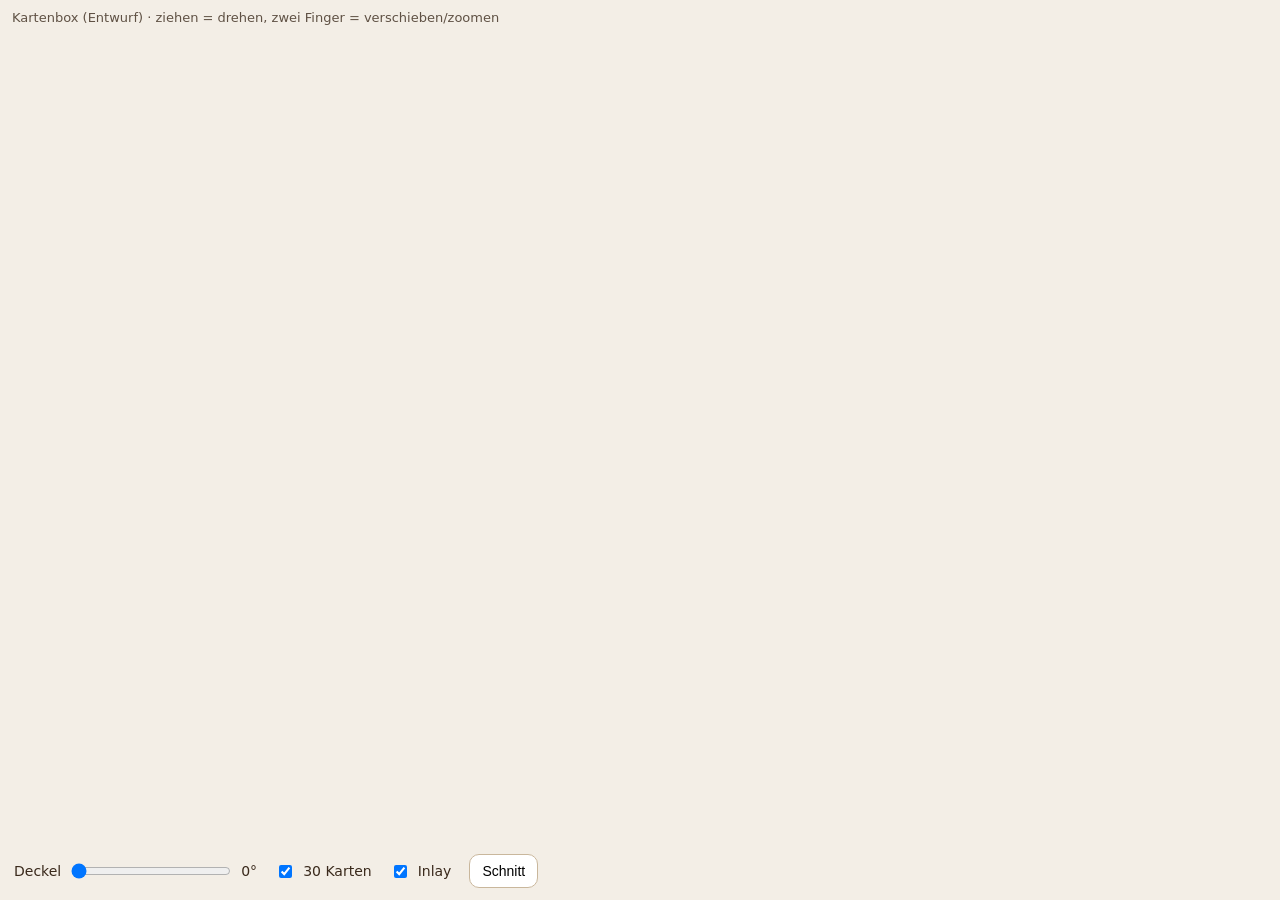
<file: kartenbox/v1_entwurf/viewer_template.html>
<!DOCTYPE html><html lang="de"><head><meta charset="utf-8"><meta name="viewport" content="width=device-width,initial-scale=1">
<title>Peppa Box Kartenbox 3D</title>
<style>html,body{margin:0;height:100%;background:#f3eee6;font-family:system-ui,sans-serif;color:#3a2a1c}
#c{position:fixed;inset:0;width:100%;height:100%}#ui{position:fixed;left:0;right:0;bottom:0;padding:12px 14px;background:rgba(243,238,230,.92);display:flex;flex-wrap:wrap;gap:10px 18px;align-items:center;font-size:14px}
label{display:flex;gap:8px;align-items:center}input[type=range]{width:160px}button{padding:8px 12px;border-radius:10px;border:1px solid #c9b79c;background:#fff;font-size:14px}
#h{position:fixed;top:10px;left:12px;font-size:13px;opacity:.8}</style></head><body>
<div id="h">Kartenbox (Entwurf) · ziehen = drehen, zwei Finger = verschieben/zoomen</div><canvas id="c"></canvas>
<div id="ui"><label>Deckel <input id="a" type="range" min="0" max="110" value="0"> <span id="av">0°</span></label>
<label><input id="k" type="checkbox" checked> 30 Karten</label><label><input id="i" type="checkbox" checked> Inlay</label><button id="v">Schnitt</button></div>
<script type="importmap">{"imports":{"three":"https://unpkg.com/three@0.160.0/build/three.module.js","three/addons/":"https://unpkg.com/three@0.160.0/examples/jsm/"}}</script>
<script type="module">
import * as THREE from 'three';
import {OrbitControls} from 'three/addons/controls/OrbitControls.js';
import {GLTFLoader} from 'three/addons/loaders/GLTFLoader.js';
const YH=@YH@, ZH=@ZH@, LX=@LX@;
const cv=document.getElementById('c');const r=new THREE.WebGLRenderer({canvas:cv,antialias:true});r.setPixelRatio(Math.min(devicePixelRatio,2));
const s=new THREE.Scene();s.background=new THREE.Color(0xf3eee6);
const cam=new THREE.PerspectiveCamera(35,1,1,3000);cam.position.set(260,200,330);
const ctl=new OrbitControls(cam,cv);ctl.target.set(0,60,-45);ctl.update();
s.add(new THREE.HemisphereLight(0xffffff,0xb59a7a,1.1));const d=new THREE.DirectionalLight(0xffffff,1.6);d.position.set(200,400,300);s.add(d);
const root=new THREE.Group();root.rotation.x=-Math.PI/2;s.add(root);
const pivot=new THREE.Group();pivot.position.set(0,YH,ZH);root.add(pivot);
let inl;const cards=new THREE.Group();root.add(cards);
const bin=Uint8Array.from(atob("@GLB@"),c=>c.charCodeAt(0));
new GLTFLoader().parse(bin.buffer,'',g=>{
 const find=n=>{let f=null;g.scene.traverse(o=>{if(o.name===n&&!f)f=o});return f};
 const col={basis:0xed731a,deckel:0xed731a,inlay:0xe6d1a8,stift:0x999aa3};
 const objs={};
 for(const n in col){const o=find(n);if(!o)continue;objs[n]=o;o.traverse(x=>{if(x.isMesh)x.material=new THREE.MeshStandardMaterial({color:col[n],roughness:.55,metalness:n==='stift'?.8:0,side:THREE.DoubleSide})});}
 root.add(objs.basis,objs.inlay,objs.stift);inl=objs.inlay;
 objs.deckel.position.set(0,-YH,-ZH);pivot.add(objs.deckel);
 build();},e=>console.error(e));
function build(){const mat=new THREE.MeshStandardMaterial({color:0x6f93b0,roughness:.6});
 const yf=2.52+0.3+2.1+2,SL=48,DV=2.1;
 const w=70,h=112,rr=5;const sh=new THREE.Shape();
 sh.moveTo(rr,0);sh.lineTo(w-rr,0);sh.quadraticCurveTo(w,0,w,rr);sh.lineTo(w,h-rr);sh.quadraticCurveTo(w,h,w-rr,h);sh.lineTo(rr,h);sh.quadraticCurveTo(0,h,0,h-rr);sh.lineTo(0,rr);sh.quadraticCurveTo(0,0,rr,0);
 const geo=new THREE.ExtrudeGeometry(sh,{depth:3.9,bevelEnabled:false});
 geo.applyMatrix4(new THREE.Matrix4().set(0,0,1,0, 1,0,0,0, 0,1,0,0, 0,0,0,1)); // Form-x→y, Form-y→z, Tiefe→x
 for(let k=0;k<3;k++){const xc0=-LX/2+DV+k*(SL+DV);for(let i=0;i<10;i++){
  const m=new THREE.Mesh(geo,mat);m.position.set(xc0+i*4+(k===0?7:0),yf,5);cards.add(m);}}}
const a=document.getElementById('a');a.oninput=()=>{document.getElementById('av').textContent=a.value+'°';pivot.rotation.x=-a.value*Math.PI/180;};
document.getElementById('k').onchange=e=>cards.visible=e.target.checked;
document.getElementById('i').onchange=e=>{if(inl)inl.visible=e.target.checked};
let cut=false;document.getElementById('v').onclick=()=>{cut=!cut;r.localClippingEnabled=cut;const pl=[new THREE.Plane(new THREE.Vector3(1,0,0),0)];s.traverse(o=>{if(o.isMesh)o.material.clippingPlanes=cut?pl:[]});};
function rs(){const w=innerWidth,h=innerHeight;r.setSize(w,h,false);cam.aspect=w/h;cam.updateProjectionMatrix();}addEventListener('resize',rs);rs();
(function loop(){requestAnimationFrame(loop);ctl.update();r.render(s,cam)})();
</script></body></html>
</file>
